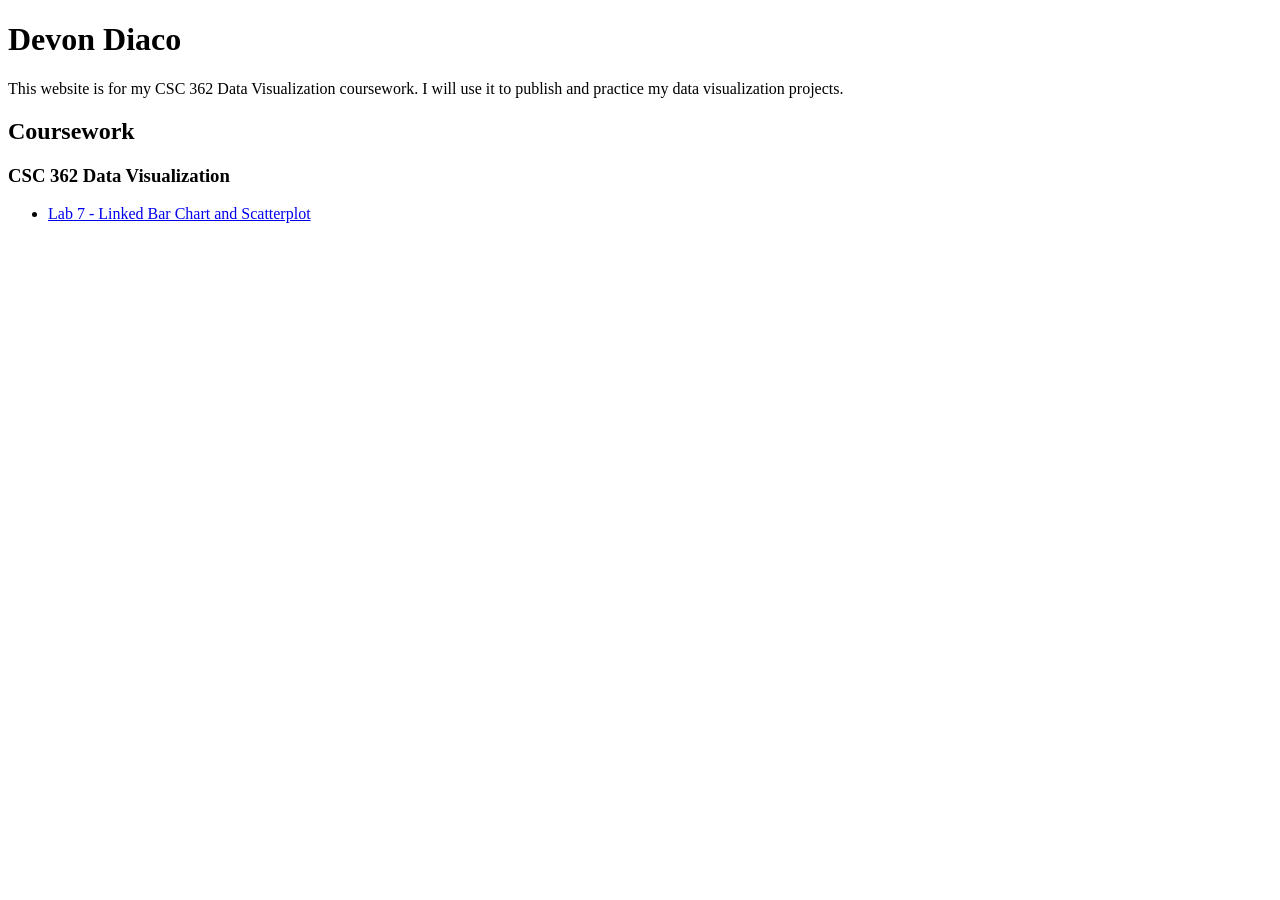
<file: index.html>
<!DOCTYPE html>
<html>
<head>
  <title>Devon Diaco</title>
</head>

<body>
  <h1>Devon Diaco</h1>

  <p>
    This website is for my CSC 362 Data Visualization coursework. I will use it to publish and practice my data visualization projects.
  </p>

  <h2>Coursework</h2>

  <h3>CSC 362 Data Visualization</h3>

  <ul>
    <li>
      <a href="trails-skeleton/index.html">Lab 7 - Linked Bar Chart and Scatterplot</a>
    </li>
  </ul>
</body>
</html>
</file>
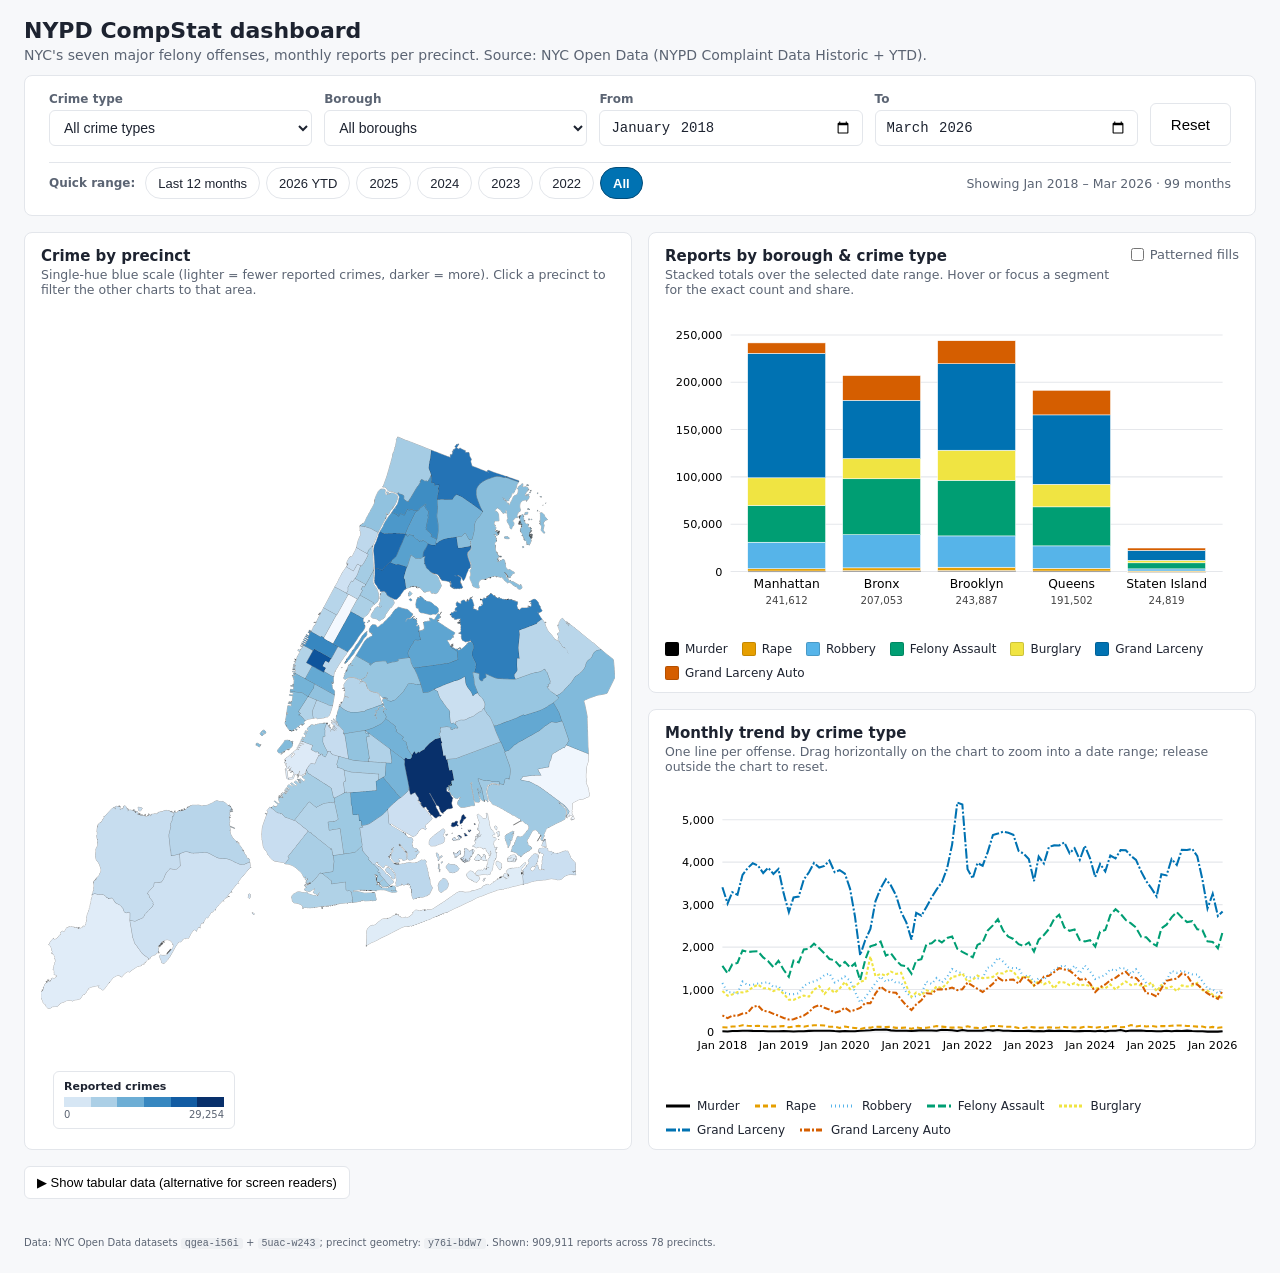
<file: dataviz-final/index.html>
<!doctype html>
<html lang="en">
  <head>
    <meta charset="UTF-8" />
    <meta name="viewport" content="width=device-width, initial-scale=1.0" />
    <title>NYPD CompStat Dashboard</title>
    <script type="module" crossorigin src="/dataviz-final/assets/index-FQtiZsf5.js"></script>
    <link rel="stylesheet" crossorigin href="/dataviz-final/assets/index-DiLMrYb9.css">
  </head>
  <body>
    <div id="root"></div>
  </body>
</html>
</file>
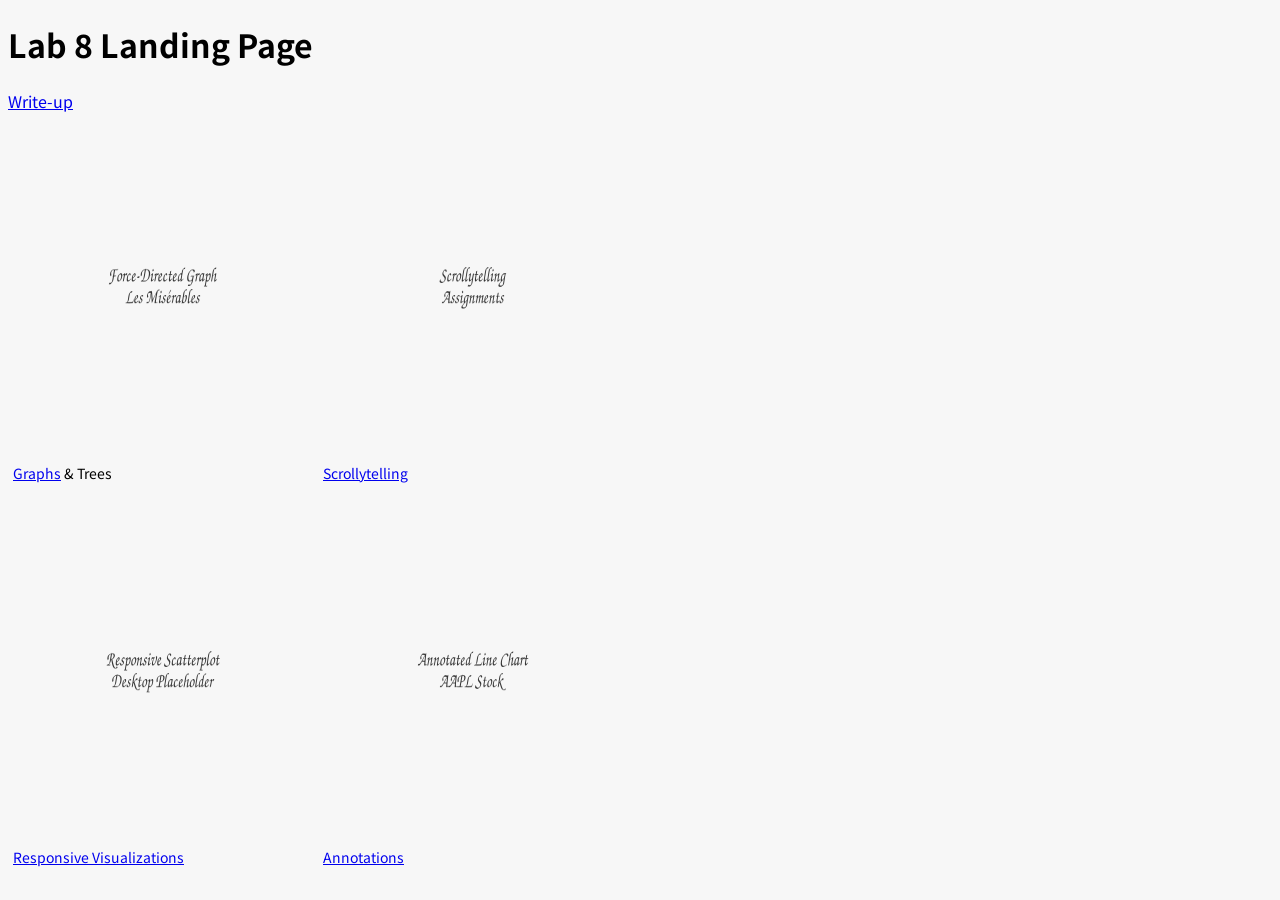
<file: lab-8-advanced-topics-devondiaco/index.html>
<!DOCTYPE html>
<html lang="en">
<head>
    <meta charset="UTF-8">
    <meta name="viewport" content="width=device-width, initial-scale=1.0">
    <title>Lab 8</title>
    <link rel="stylesheet" href="css/style.css">
    <link href="https://fonts.googleapis.com/css2?family=Noto+Sans+JP:wght@400;500;700&display=swap" rel="stylesheet">
</head>
<body>
    <h1>Lab 8 Landing Page</h1>
    <p><a href="write-up.txt">Write-up</a></p>

    <table class="tg">
        <thead>
          <tr>
            <th class="tg-0pky"><a href="graphs/index.html"><img src="images/graphs.png" alt="a force-directed graph showing Les Misérables character connections" width="300" height="300"></a></th>
            <th class="tg-0pky"><a href="scrollytelling/index.html"><img src="images/scrollytelling.png" alt="a scrollytelling visualization about CSC 362 assignments" width="300" height="300"></a></th>
          </tr>
        </thead>
        <tbody>
          <tr>
            <td class="tg-0pky"><a href="graphs/index.html">Graphs</a> &amp; Trees</td>
            <td class="tg-0pky"><a href="scrollytelling/index.html">Scrollytelling</a></td>
          </tr>
          <tr>
            <td class="tg-0lax"></td>
            <td class="tg-0lax"></td>
          </tr>
          <tr>
            <td class="tg-0pky"><a href="responsive/index.html"><img src="images/responsive.png" alt="a responsive scatterplot visualization" width="300" height="300"></a></td>
            <td class="tg-0pky"><a href="annotations/index.html"><img src="images/annotations.png" alt="a line graph showing example annotations" width="300" height="300"></a></td>
          </tr>
          <tr>
            <td class="tg-0pky"><a href="responsive/index.html">Responsive Visualizations</a></td>
            <td class="tg-0pky"><a href="annotations/index.html">Annotations</a></td>
          </tr>
        </tbody>
    </table>
</body>
</html>
</file>
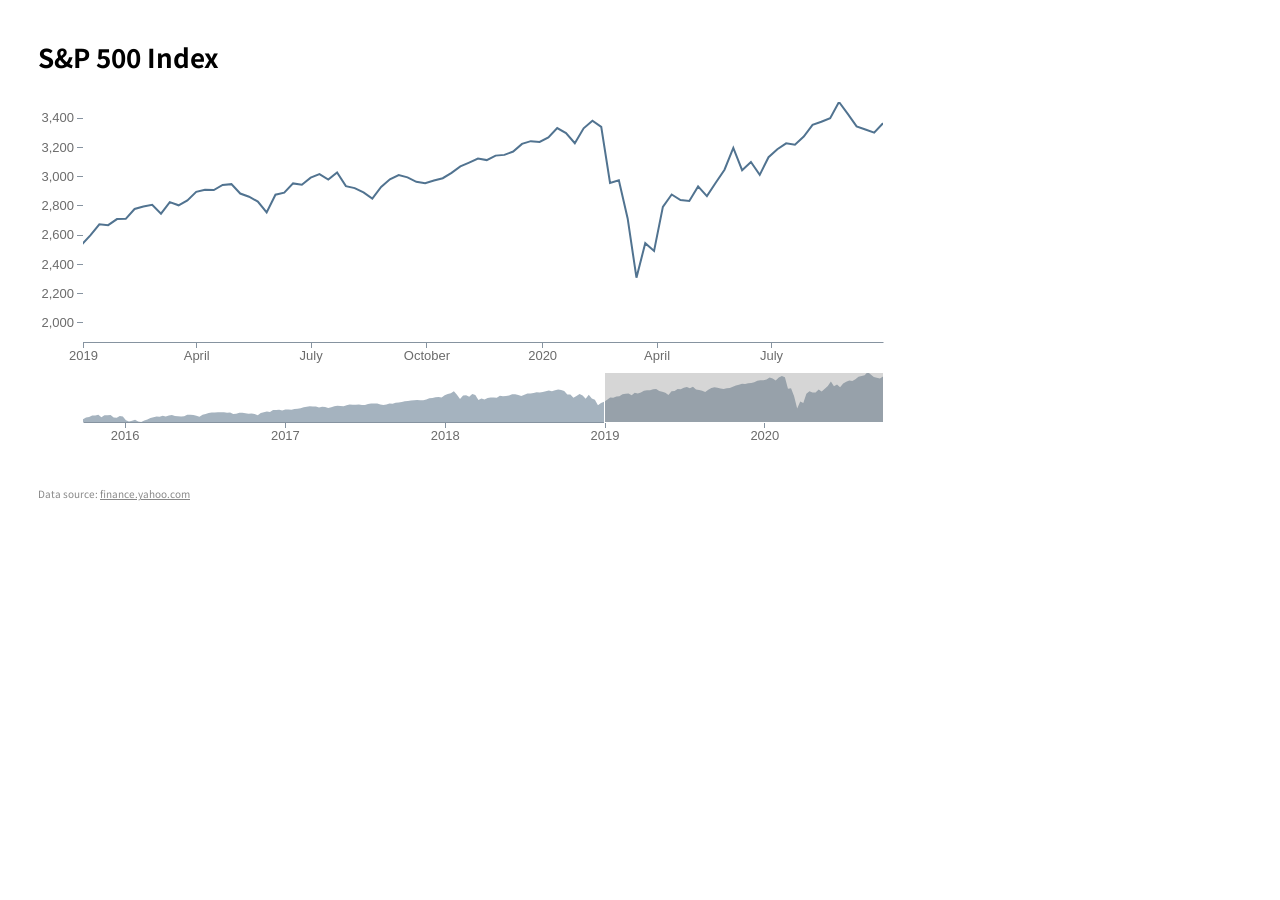
<file: lab-7-multiple-views-devondiaco-1-main/stock-skeleton/index.html>
<!DOCTYPE html>
<html>
<head>
    <title>D3 Brushing & Linking</title>
    <link rel="stylesheet" href="css/style.css">
    <link href="https://fonts.googleapis.com/css2?family=Noto+Sans+JP:wght@500;700&display=swap" rel="stylesheet">
</head>
<body> 
    <h1>S&P 500 Index</h1>

    <svg id="chart"></svg>

    <div class="source">
        Data source: <a href="https://finance.yahoo.com">finance.yahoo.com</a>
    </div>
    
    <script src="js/d3.v6.min.js"></script>
    <script src="js/focusContextVis.js"></script>
    <script src="js/main.js"></script>
</body>
</html>
</file>
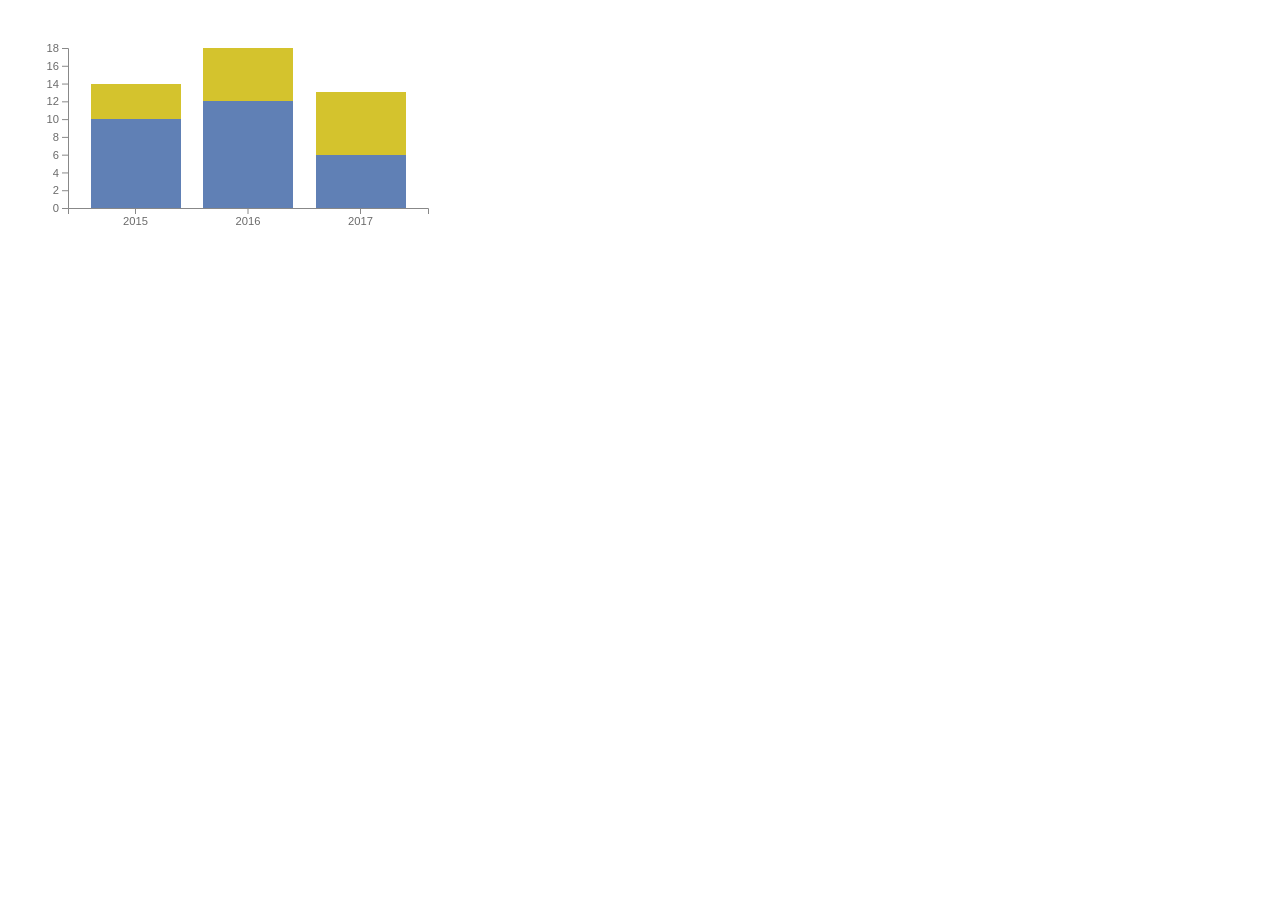
<file: lab-7-multiple-views-devondiaco-1-main/stream-stacks/index.html>
<!DOCTYPE html>
<html>
<head>
    <title>D3 Stacked Bar Chart</title>
    <meta charset="utf-8">
    <link rel="icon" href="data:;base64,iVBORwOKGO=" />
    <link rel="stylesheet" href="css/style.css">
    <link href="https://fonts.googleapis.com/css2?family=Noto+Sans+JP:wght@400;700&display=swap" rel="stylesheet">
</head>
<body>
    
    <svg id="chart"></svg>
    
    <script src="js/d3.v6.min.js"></script>
    <script src="js/stackedBarChart.js"></script>
    <script src="js/main.js"></script>
</body>
</html>
</file>
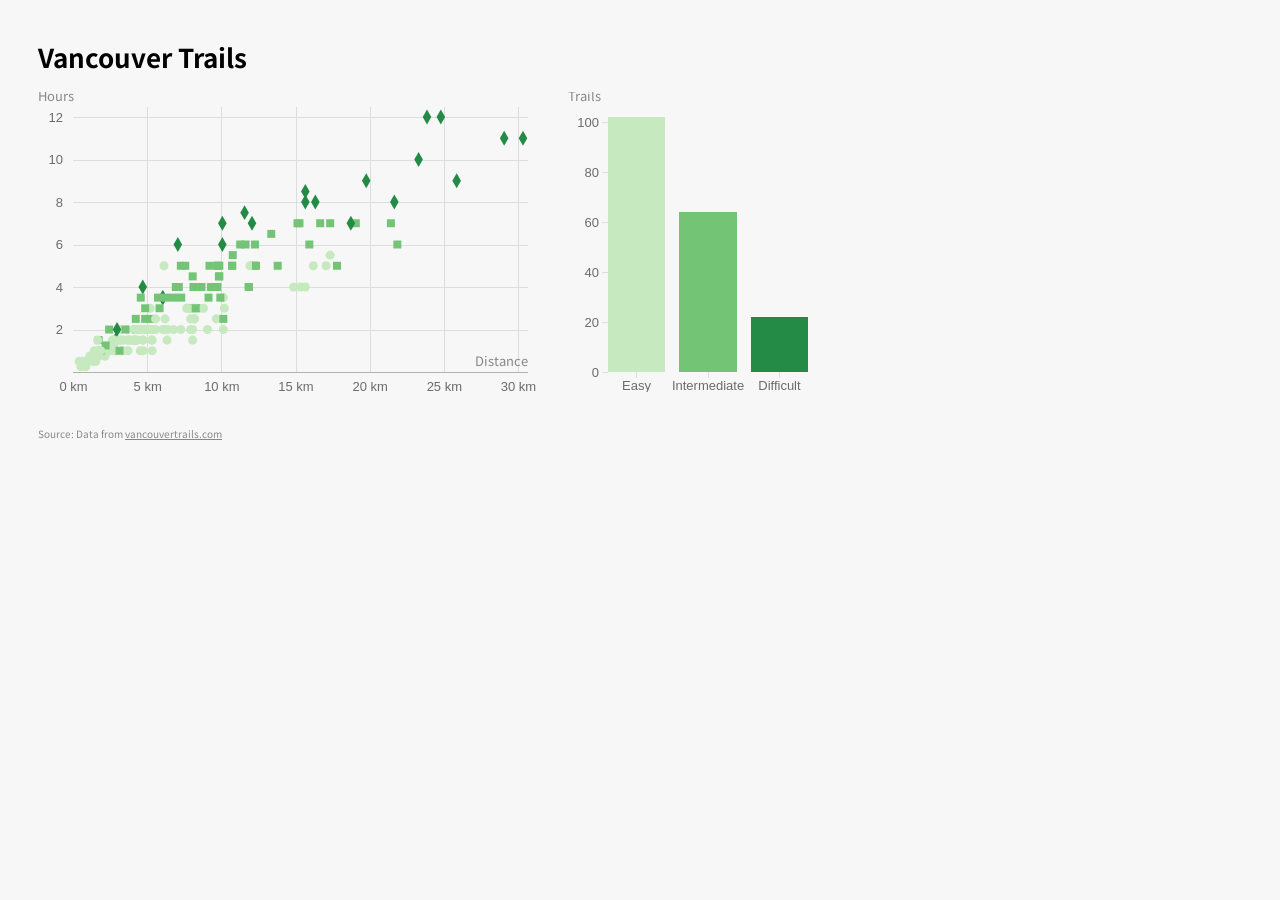
<file: lab-7-multiple-views-devondiaco-1-main/trails-skeleton/index.html>
<!DOCTYPE html>
<html>
<head>
    <title>D3 Linked Charts - Basic</title>
    <link rel="stylesheet" href="css/style.css">
    <link href="https://fonts.googleapis.com/css2?family=Noto+Sans+JP:wght@500;700&display=swap" rel="stylesheet">
</head>
<body> 
    <h1>Vancouver Trails</h1>
    <!-- The wrapper div, called "container", has the display "flex" in the CSS
    to help position both divs close to each other on the page.-->
    <div class="container">

        <!-- We have two divs, one for each SVG.The class for the scatterplot div
        helps with left/right positioning-->
        <div class="margin-right"><svg id="scatterplot"></svg></div>
        <div><svg id="barchart"></svg></div>

    </div>

    <div class="source">
        Source: Data from <a href="https://vancouvertrails.com/trails/">vancouvertrails.com</a>
    </div>

    <!-- Similar tooltip code that we have used previously -->
    <div id="tooltip"></div>
    
    <!-- Order matters: we first import D3, then we use it in 
    scatterplot and barchart. We use our Scatterplot and Barchart
    objects in our main.js, so it should be last. -->
    <script src="js/d3.v6.min.js"></script>
    <script src="js/scatterplot.js"></script>
    <script src="js/barchart.js"></script>
    <script src="js/main.js"></script>
</body>
</html>
</file>
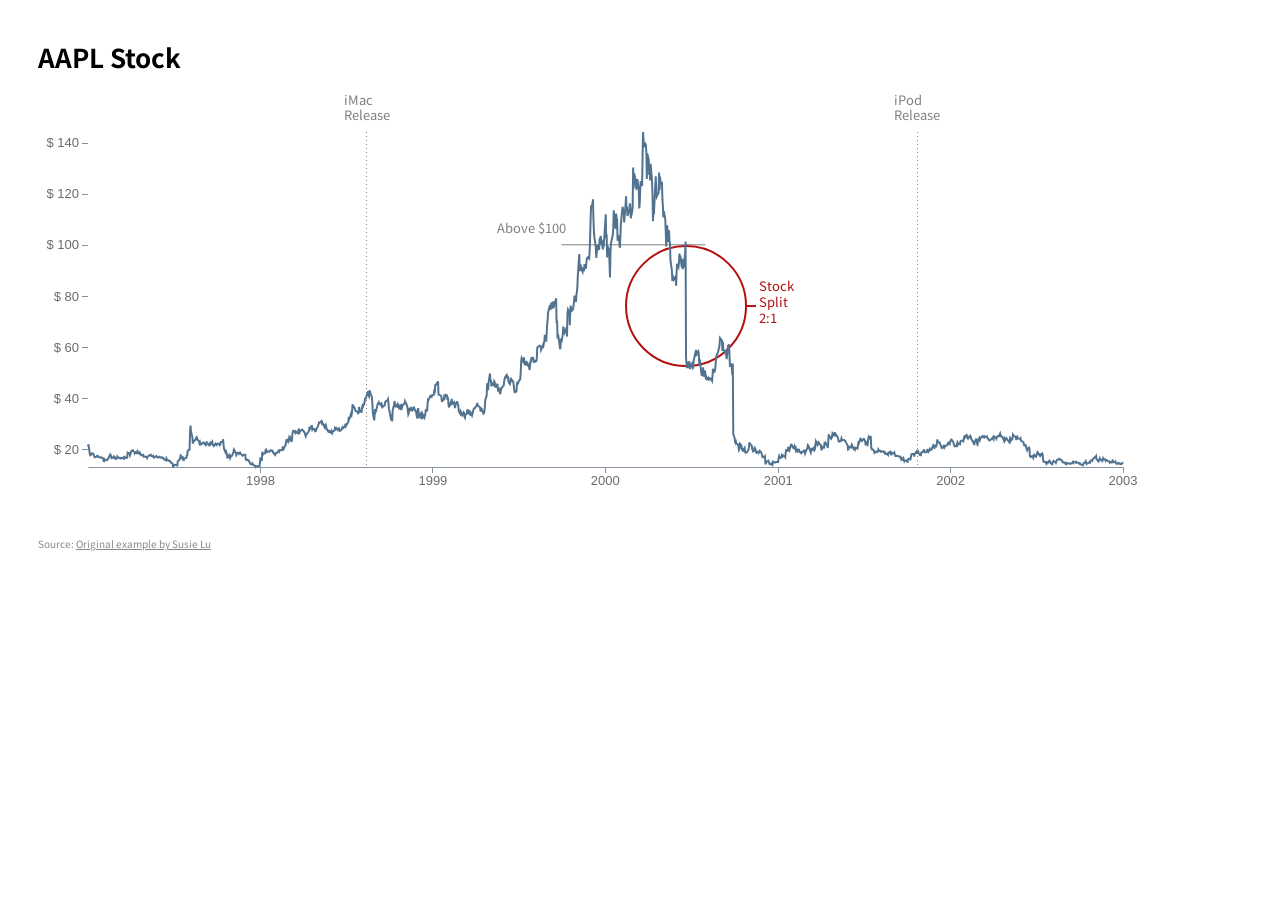
<file: lab-8-advanced-topics-devondiaco/annotations/index.html>
<!DOCTYPE html>
<html>
<head>
    <title>D3 Annotated Line Chart</title>
    <link rel="icon" href="data:;base64,iVBORwOKGO=" />
    <link rel="stylesheet" href="css/style.css">
    <link href="https://fonts.googleapis.com/css2?family=Noto+Sans+JP:wght@500;700&display=swap" rel="stylesheet">
</head>
<body> 
    <h1>AAPL Stock</h1>

    <svg id="chart"></svg>

    <div class="source">
        Source: <a href="https://bl.ocks.org/susielu/23dc3082669ee026c552b85081d90976">Original example by Susie Lu</a>
    </div>
    
    <script src="../js/d3.v6.min.js"></script>
    <script src="js/d3-annotation.min.js"></script>
    <script src="js/linechart.js"></script>
    <script src="js/main.js"></script>
</body>
</html>
</file>
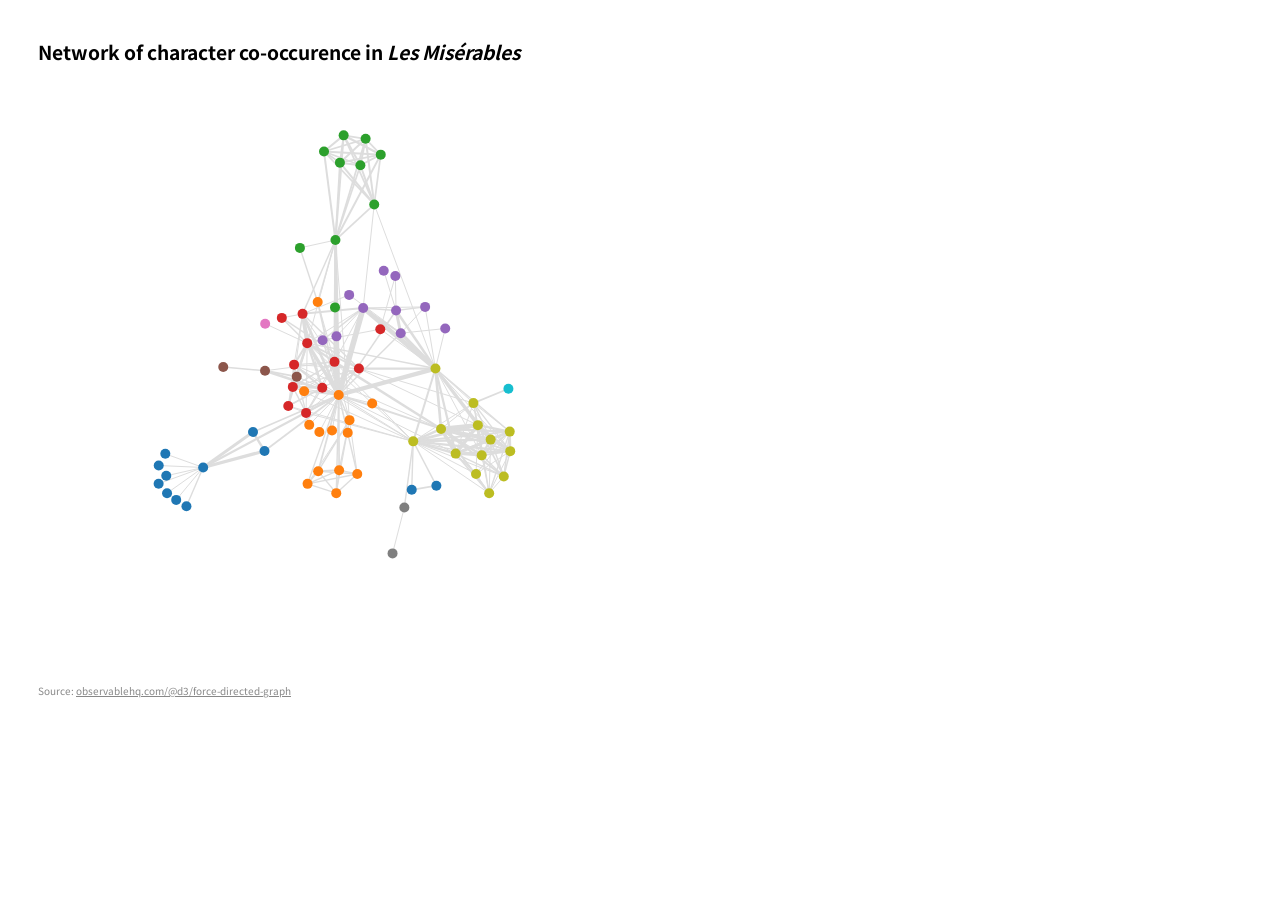
<file: lab-8-advanced-topics-devondiaco/graphs/index.html>
<!DOCTYPE html>
<html lang="en">
<head>
    <meta charset="UTF-8">
    <meta name="viewport" content="width=device-width, initial-scale=1.0">
    <title>Graphs and Trees</title>
    <link rel="stylesheet" href="css/style.css">
    <meta charset="UTF-8">
    <link href="https://fonts.googleapis.com/css2?family=Noto+Sans+JP:wght@500;700&display=swap" rel="stylesheet">

</head>
<body>
    <h1>Network of character co-occurence in <i>Les Misérables</i></h1>

    <div id="force-directed-graph"></div>
    <div id="name"></div>
    <div class="source">
        Source: <a href="https://observablehq.com/@d3/force-directed-graph">observablehq.com/@d3/force-directed-graph</a>
    </div>

    <script src="../js/d3.v6.min.js"></script>
    <script src="js/forceDirectedGraph.js"></script>
    <script src="js/main.js"></script>
</body>
</html>
</file>
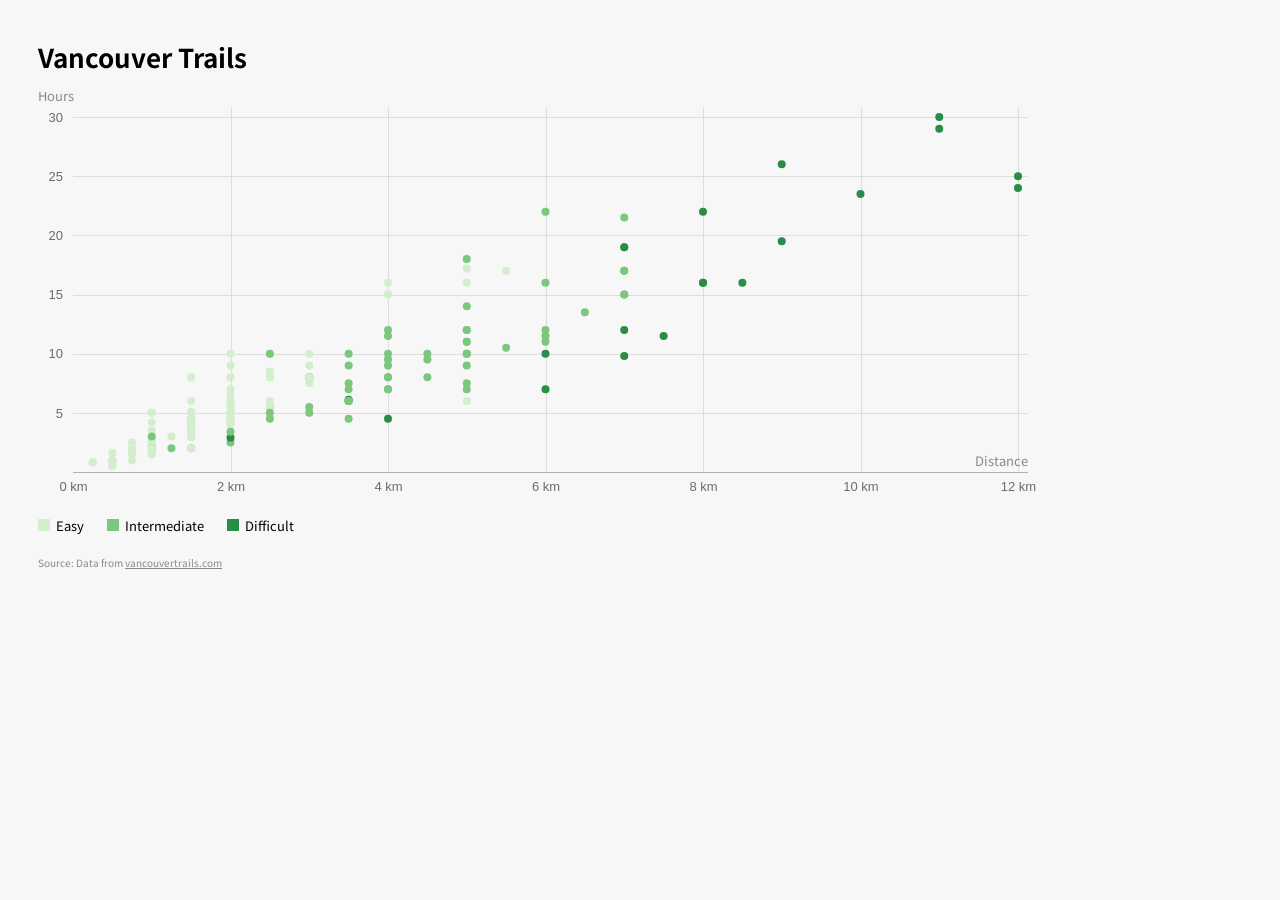
<file: lab-8-advanced-topics-devondiaco/responsive/index.html>
<!DOCTYPE html>
<html>
<head>
    <title>D3 Responsive Scatter Plot</title>
    <link rel="icon" href="data:;base64,iVBORwOKGO=" />
    <link rel="stylesheet" href="css/style.css">
    <link href="https://fonts.googleapis.com/css2?family=Noto+Sans+JP:wght@500;700&display=swap" rel="stylesheet">
</head>
<body> 
    <h1>Vancouver Trails</h1>
    
    <div id="scatterplot"></div>

    <ul class="legend">
        <li class="legend-btn" data-difficulty="Easy"><span class="legend-symbol"></span> Easy</li>
        <li class="legend-btn" data-difficulty="Intermediate"><span class="legend-symbol"></span> Intermediate</li>
        <li class="legend-btn" data-difficulty="Difficult"><span class="legend-symbol"></span> Difficult</li>
    </ul>

    <div class="source">
        Source: Data from <a href="https://vancouvertrails.com/trails/">vancouvertrails.com</a>
    </div>

    <div id="tooltip"></div>
    
    <script src="../js/d3.v6.min.js"></script>
    <script src="js/scatterplot.js"></script>
    <script src="js/main.js"></script>
</body>
</html>
</file>
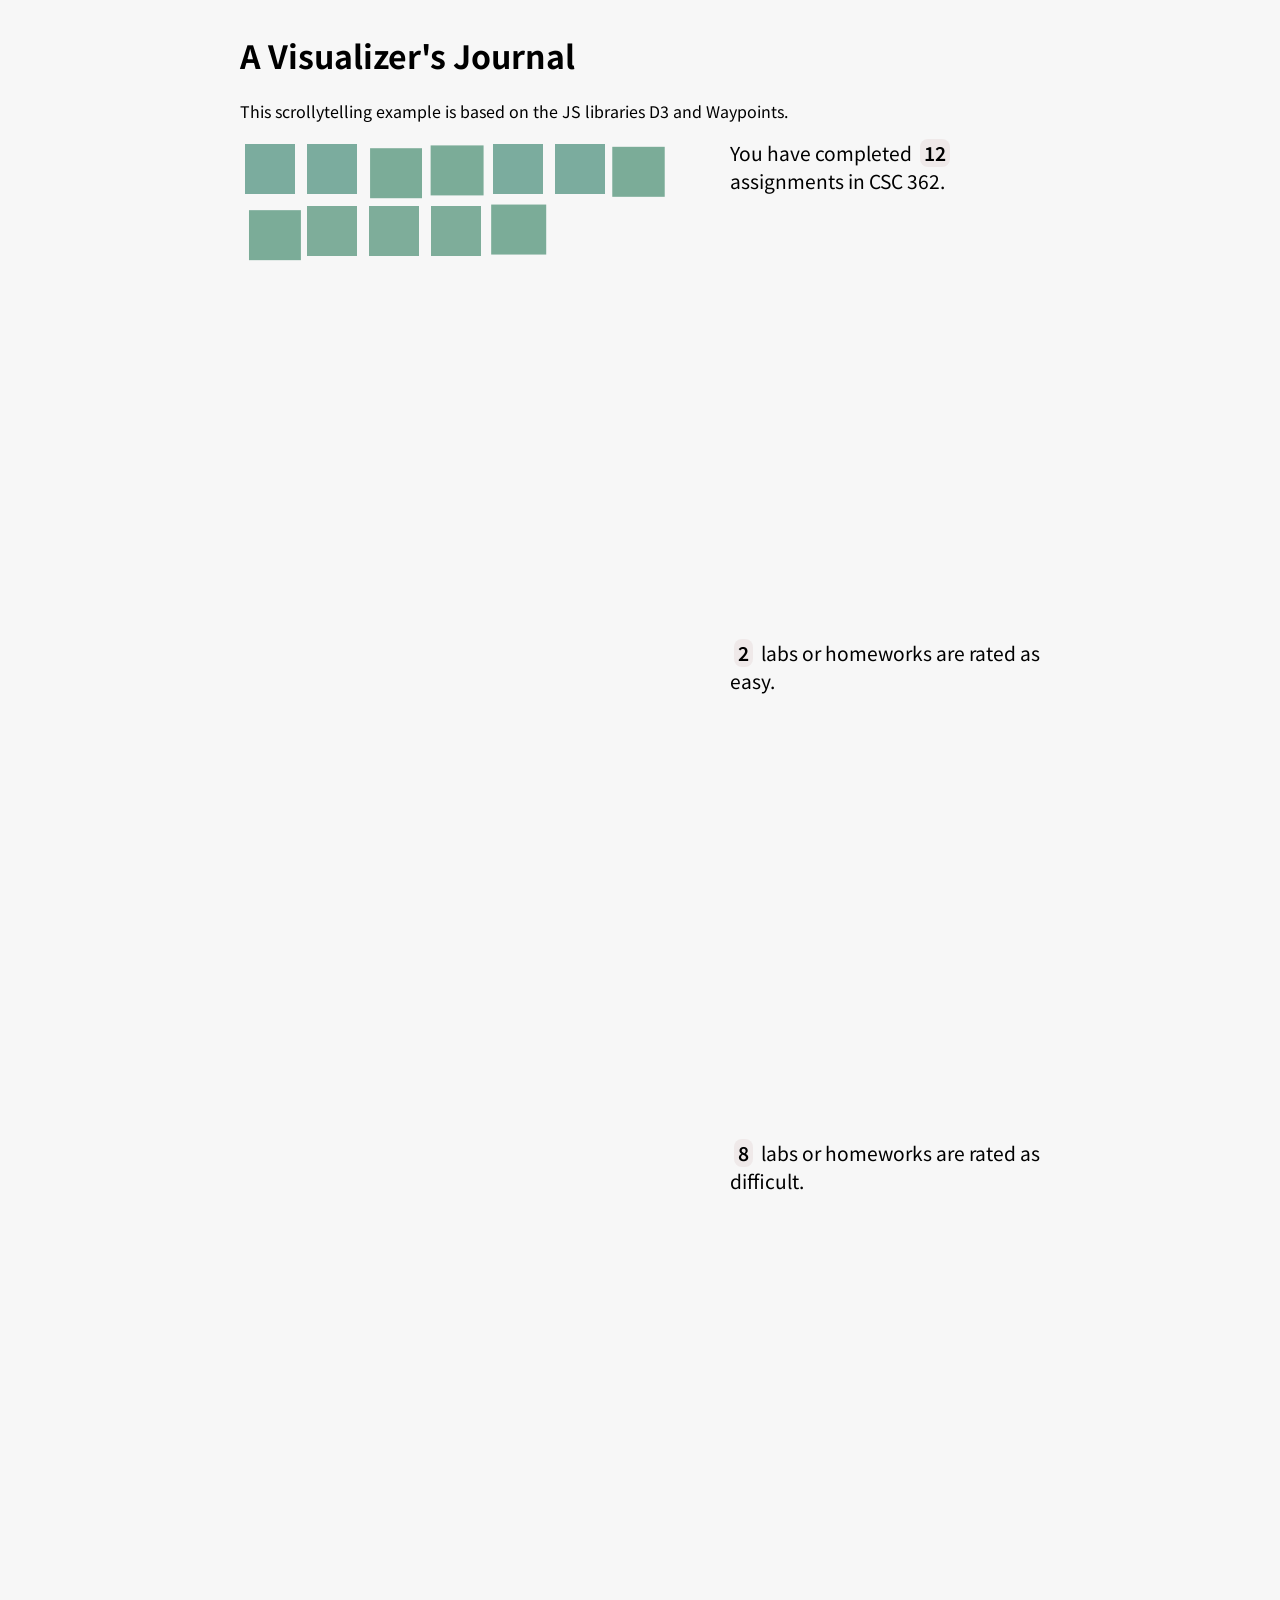
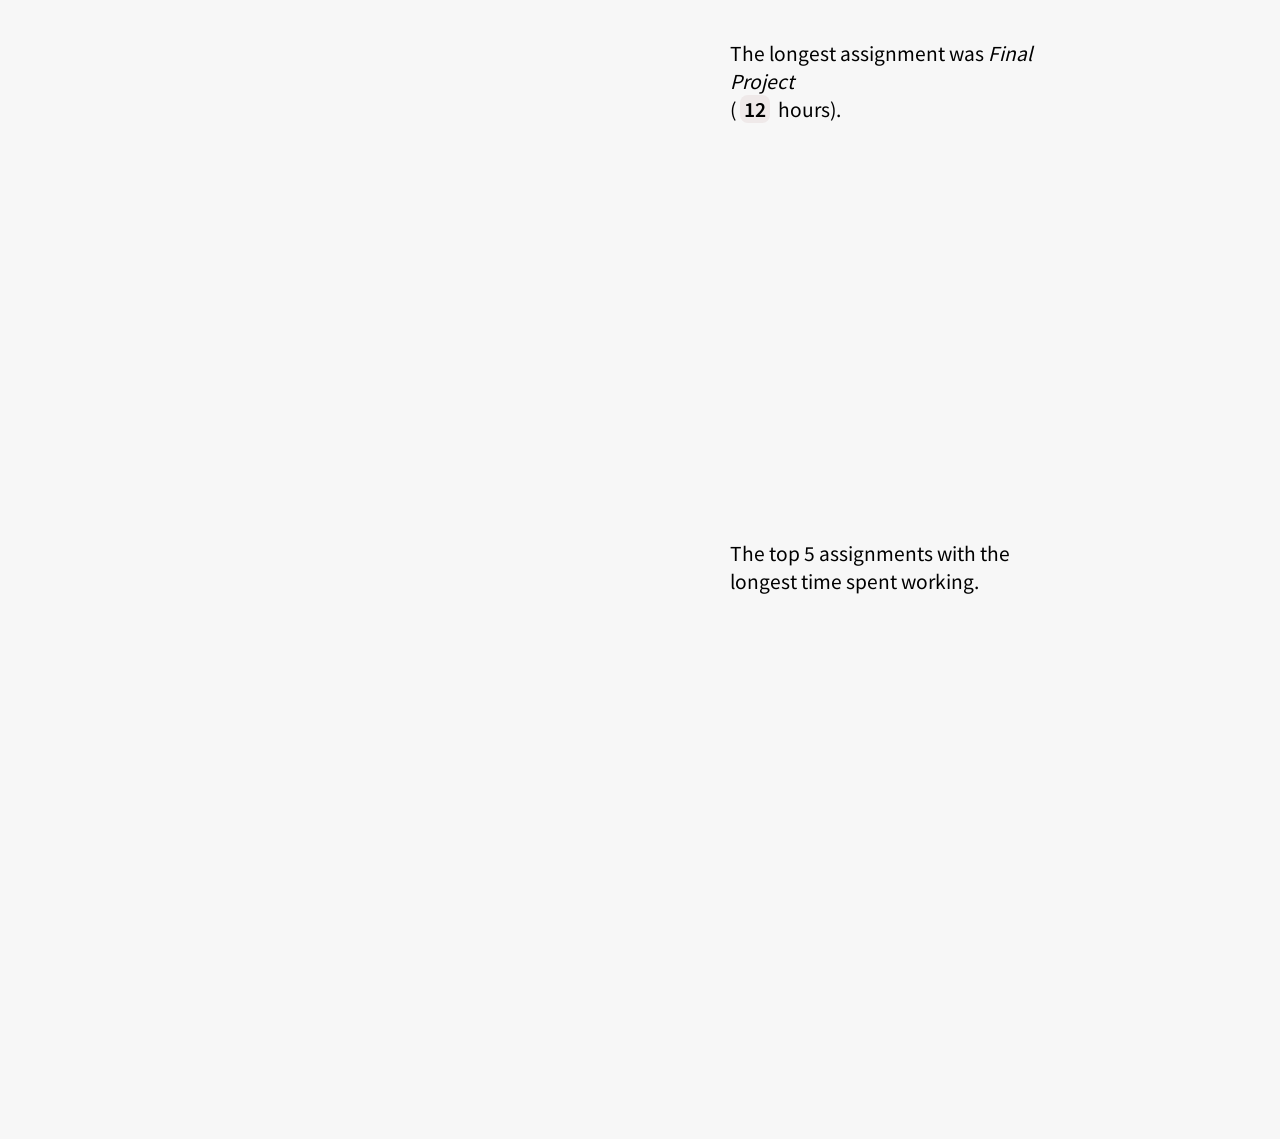
<file: lab-8-advanced-topics-devondiaco/scrollytelling/index.html>
<!DOCTYPE html>
<html>
<head>
    <title>Scrollytelling using D3 and Waypoints</title>
    <link rel="icon" href="data:;base64,iVBORwOKGO=" />
    <link rel="stylesheet" href="css/style.css">
    <link href="https://fonts.googleapis.com/css2?family=Noto+Sans+JP:wght@400;500;700&display=swap" rel="stylesheet">
</head>
<body> 
    <div class="page">
        <h1>A Visualizer's Journal</h1>

        <p>This scrollytelling example is based on the JS libraries D3 and Waypoints.</p>

        <div class="container">
            <div id="vis"></div>
            <div id="prose">
                <div class="step" id="step0">You have completed <span class="count" id="assignments-count"></span> assignments in CSC 362.</div>
                <div class="step" id="step1"><span class="count" id="easy-assignments-count"></span> labs or homeworks are rated as easy.</div>
                <div class="step" id="step2"><span class="count" id="difficult-assignments-count"></span> labs or homeworks are rated as difficult.</div>
                <div class="step" id="step3">The longest assignment was <i><span id="max-time-assignment"></span></i><br>(<span class="count" id="max-time"></span> hours).</div>
                <div class="step" id="step4">The top 5 assignments with the longest time spent working.</div>
            </div>
        </div>
    </div>


    <script src="../js/d3.v6.min.js"></script>
    <script src="js/noframework.waypoints.min.js"></script>
    <script src="js/scrollerVis.js"></script>
    <script src="js/main.js"></script>
</body>
</html>
</file>
<file: dataviz-final/assets/index-DiLMrYb9.css>
:root{--bg: #f7f8fa;--card: #ffffff;--border: #e3e6eb;--text: #1d2330;--muted: #5b6473;--accent: #0072b2;--accent-strong: #024c79;--focus: #ff8800}*{box-sizing:border-box}html,body,#root{height:100%}body{margin:0;font-family:-apple-system,BlinkMacSystemFont,Segoe UI,Inter,Roboto,system-ui,sans-serif;font-size:14px;color:var(--text);background:var(--bg)}.skip-link{position:absolute;left:-9999px;top:0;background:#000;color:#fff;padding:8px 12px;z-index:1000}.skip-link:focus{left:8px;top:8px}:focus-visible{outline:3px solid var(--focus);outline-offset:2px}:focus:not(:focus-visible){outline:none}.visually-hidden{position:absolute;width:1px;height:1px;padding:0;margin:-1px;overflow:hidden;clip:rect(0,0,0,0);white-space:nowrap;border:0}.app-header{padding:18px 24px 0}.app-header h1{margin:0 0 4px;font-size:22px}.app-header p{margin:0 0 8px;color:var(--muted)}.filter-bar{display:grid;grid-template-columns:repeat(4,minmax(140px,1fr)) auto;gap:12px;align-items:end;padding:16px 24px;background:var(--card);margin:12px 24px 0;border:1px solid var(--border);border-radius:8px}.presets-row{grid-column:1 / -1;display:flex;flex-wrap:wrap;align-items:center;gap:6px;padding-top:4px;border-top:1px solid var(--border);margin-top:4px}.presets-label{font-weight:600;font-size:12px;color:var(--muted);margin-right:4px}.preset{font-size:13px;padding:6px 12px;border-radius:999px;border:1px solid var(--border);background:#fff;color:var(--text);cursor:pointer;min-height:32px}.preset:hover{background:#eef3f8;border-color:var(--accent)}.preset-active{background:var(--accent);border-color:var(--accent-strong);color:#fff;font-weight:600}.range-summary{margin-left:auto;font-size:12.5px;color:var(--muted)}.field{display:flex;flex-direction:column;font-size:12px;color:var(--muted)}.field span{margin-bottom:4px;font-weight:600}.field select,.field input{font-size:14px;padding:8px 10px;border:1px solid var(--border);border-radius:6px;background:#fff;color:var(--text);min-height:36px}.filter-actions{display:flex;gap:8px}.filter-actions button{padding:12px 20px;border-radius:6px;border:1px solid var(--border);background:#fff;cursor:pointer;font-size:15px;min-height:42px}.filter-actions .primary{background:var(--accent);color:#fff;border-color:var(--accent-strong);font-weight:600}.filter-actions .primary:hover{background:var(--accent-strong)}.filter-actions button:not(.primary):hover{background:#f0f3f7}.dash-grid{display:grid;grid-template-columns:1fr 1fr;gap:16px;padding:16px 24px}.right-stack{display:flex;flex-direction:column;gap:16px}@media(max-width:1100px){.dash-grid{grid-template-columns:1fr}}.card{background:var(--card);border:1px solid var(--border);border-radius:8px;padding:14px 16px 8px}.card-header h2{margin:0 0 2px;font-size:15px}.card-sub{margin:0 0 8px;color:var(--muted);font-size:12.5px}.map-card{display:flex;flex-direction:column}.map-wrap{position:relative;flex:1;min-height:480px}.map-wrap svg{width:100%;height:100%;display:block}.map-legend{position:absolute;left:12px;bottom:12px;background:#ffffffeb;border:1px solid var(--border);border-radius:6px;padding:8px 10px;font-size:11px}.legend-label{display:block;font-weight:600;margin-bottom:4px}.legend-bar{display:flex;height:10px;width:160px}.legend-bar span{flex:1;height:100%}.legend-ticks{display:flex;justify-content:space-between;font-size:10px;color:var(--muted);margin-top:2px}.clear-selection{position:absolute;top:12px;right:12px;background:#fff;border:1px solid var(--border);padding:8px 14px;border-radius:6px;font-size:13px;font-weight:600;cursor:pointer;min-height:36px;box-shadow:0 1px 2px #00000014}.clear-selection:hover{background:#f0f3f7}.map-wrap svg .precinct{transition:stroke-width 80ms linear}.map-wrap svg .precinct:hover:not(.precinct-selected),.map-wrap svg .precinct:focus:not(.precinct-selected){stroke:#111;stroke-width:1.5}.line-header{display:flex;justify-content:space-between;align-items:flex-start;gap:12px}.reset-zoom{background:#fff;border:1px solid var(--border);padding:8px 14px;border-radius:6px;font-size:13px;font-weight:600;cursor:pointer;min-height:36px;flex-shrink:0}.reset-zoom:hover{background:#f0f3f7;border-color:var(--accent)}.legend-line-svg,.legend-swatch-svg{display:inline-block;vertical-align:middle}.legend-swatch-svg{border-radius:2px;border:1px solid rgba(0,0,0,.15)}.bar-header{display:flex;justify-content:space-between;align-items:flex-start;gap:12px}.pattern-toggle{display:inline-flex;align-items:center;gap:6px;font-size:13px;color:var(--muted);cursor:pointer;flex-shrink:0}.pattern-toggle input{margin:0}.legend{list-style:none;display:flex;flex-wrap:wrap;gap:10px 14px;margin:6px 0 4px;padding:0;font-size:12px}.legend li{display:inline-flex;align-items:center;gap:6px;color:var(--text)}.legend-swatch{width:14px;height:14px;display:inline-block;border-radius:2px;border:1px solid rgba(0,0,0,.15)}.legend-line{width:22px;height:3px;display:inline-block}.brush .selection{fill:#0072b22e;stroke:var(--accent);stroke-width:1}.brush .handle{fill:var(--accent)}.data-table-section{margin:0 24px 24px}.data-table-toggle{background:#fff;border:1px solid var(--border);padding:8px 12px;border-radius:6px;cursor:pointer;font-size:13px}.tablist{display:flex;gap:4px;margin:12px 0 8px}.tab{background:#f0f2f5;border:1px solid var(--border);padding:6px 12px;border-radius:6px 6px 0 0;cursor:pointer;font-size:13px}.tab.active{background:#fff;border-bottom-color:#fff;font-weight:600}.data-table{width:100%;border-collapse:collapse;font-size:12px;background:#fff}.data-table caption{text-align:left;font-weight:600;margin-bottom:6px}.data-table th,.data-table td{border:1px solid var(--border);padding:6px 8px;text-align:right}.data-table thead th{background:#f3f5f8}.data-table tbody th{text-align:left;background:#fafbfc}.app-footer{padding:12px 24px 24px;color:var(--muted);font-size:12px}.app-footer code{background:#eef0f3;padding:0 4px;border-radius:3px}.loading,.error{padding:80px 24px;text-align:center;color:var(--muted)}
</file>
<file: lab-8-advanced-topics-devondiaco/css/style.css>
body {
    font-family: 'Noto Sans JP', sans-serif;
    font-size: 16px;
    font-weight: 400;
    background: #f7f7f7;
  }

/* Table styling */
.tg  {
    border-collapse:collapse;
    border-spacing:0;
}

.tg td {
    font-size:14px;
    overflow:hidden;
    padding:10px 5px;
    word-break:normal;
}
.tg th{ 
    font-size:14px;
    font-weight:normal;
    overflow:hidden;
    padding:10px 5px;
    word-break:normal;
}
.tg .tg-0pky{
    border-color:inherit;
    text-align:left;
    vertical-align:top;
}
.tg .tg-sxqf{
    border-color:inherit;
    font-family:inherit;
    text-align:left;
    vertical-align:top;
}
.tg .tg-0lax{
    text-align:left;
    vertical-align:top;
}
</file>
<file: lab-7-multiple-views-devondiaco-1-main/stock-skeleton/css/style.css>
body {
    font-family: 'Noto Sans JP', sans-serif;
    font-size: 13px;
    padding: 30px;
  }
  
  h1 {
    margin-top: 0;
  }
  
  #start-year-input {
    width: 60px;
  }
  
  .source {
    margin-top: 40px;
    font-size: 10px;
    color: #888;
  }
  .source a {
    color: #888;
  }
  
  /* Tooltip */
  .tooltip circle {
    fill: none;
    stroke: #78bd39;
  }
  .tooltip text {
    fill: #78bd39;
  }
  
  
  /* Axes */
  .axis line {
    fill: none;
    stroke: #8693a0;
    shape-rendering: crispEdges;
  }
  .axis text {
    font-size: 13px;
    fill: #6b6b6b;
  }
  .axis-title {
    font-size: 13px;
    fill: #888;
  }
  .x-axis .domain {
    stroke: #8693a0;
  }
  .y-axis .domain {
    display: none;
  }
  
  .chart-area {
    fill: #a5b3bf;
  }
  .chart-line {
    fill: none;
    stroke: #517390;
    stroke-width: 2px;
    clip-path: url(#clip);
  }
</file>
<file: lab-7-multiple-views-devondiaco-1-main/stream-stacks/css/style.css>
body {
    font-family: 'Noto Sans JP', sans-serif;
    font-size: 13px;
    padding: 30px;
  }
  
  .axis text {
    font-size: .7rem;
    fill: #6b6b6b;
  }
  
  .domain, .axis .tick line {
    stroke: #888;
  }
  
  
  rect {
    shape-rendering: crispEdges;
  }
  
  .cat-milk rect {
    fill: #6080b5;
  }
  .cat-water rect {
    fill: #d4c32d;
  }
  
  
  /* Axes 
  .axis line {
    fill: none;
    stroke: #cac8c8;
    shape-rendering: crispEdges;
    stroke-dasharray: 3 2;
    stroke-width: 0.5;
  }
  .axis text {
    font-size: .7rem;
    fill: #6b6b6b;
  }
  .axis-label {
    font-size: .75rem;
    fill: #333;
  }
  .y-axis .domain, .x-axis .domain {
    display: none;
  }
  .y-axis .tick:first-child line {
    display: none !important;
  }
  */
</file>
<file: lab-7-multiple-views-devondiaco-1-main/trails-skeleton/css/style.css>
body {
    font-family: 'Noto Sans JP', sans-serif;
    font-size: 13px;
    padding: 30px;
    background: #f7f7f7;
  }
  
  .container {
    display: flex;
  }
  
  .margin-right {
    margin-right: 30px;
  }
  
  h1 {
    margin-top: 0;
  }
  
  .source {
    margin-top: 30px;
    font-size: 10px;
    color: #888;
  }
  .source a {
    color: #888;
  }
  
  /* Marks */
  .point:hover {
    stroke: #333;
  }
  .bar {
    shape-rendering: crispEdges;
  }
  
  
  /* Axes */
  .axis line {
    fill: none;
    stroke: #ddd;
    shape-rendering: crispEdges;
  }
  .axis text {
    font-size: 13px;
    fill: #6b6b6b;
  }
  .axis-title {
    font-size: 13px;
    fill: #888;
  }
  .y-axis .tick:first-child line {
    stroke: #b1b1b1;
  }
  .y-axis .tick:first-child text {
    display: none;
  }
  .x-axis .tick:first-child line {
    display: none;
  }
  .axis path {
    display: none;
  }
  
  /* Tooltip */
  #tooltip {
    position: absolute;
    display: none;
    background: #fff;
    box-shadow: 3px 3px 3px 0px rgb(92 92 92 / 0.5);
    border: 1px solid #ddd;
    font-size: 12px;
    font-weight: 500;
    padding: 8px;
    min-width: 160px;
    color: #333;
  }
  .tooltip-title {
    color: #000;
    font-size: 14px;
    font-weight: 600;
  }
  #tooltip ul {
    margin: 5px 0 0 0;
    padding-left: 20px;
  }
  .bar:hover {
    stroke: #777;
  }
  .bar.active {
    stroke: #333;
  }
</file>
<file: lab-8-advanced-topics-devondiaco/annotations/css/style.css>
body {
    font-family: 'Noto Sans JP', sans-serif;
    font-size: 13px;
    padding: 30px;
  }
  
  h1 {
    margin-top: 0;
  }
  
  
  .source {
    margin-top: 40px;
    font-size: 10px;
    color: #888;
  }
  .source a {
    color: #888;
  }
  
  
  /* Axes */
  .axis line {
    fill: none;
    stroke: #8693a0;
    shape-rendering: crispEdges;
  }
  .axis text {
    font-size: 13px;
    fill: #6b6b6b;
  }
  .axis-title {
    font-size: 13px;
    fill: #888;
  }
  .x-axis .domain {
    stroke: #8693a0;
  }
  .y-axis .domain {
    display: none;
  }
  
  .chart-line {
    fill: none;
    stroke: #517390;
    stroke-width: 2px;
  }
  
  /* Annotations */
  .annotation.anomaly path {
    stroke: #b30f0f;
    stroke-width: 2px;
  }
  .annotation.anomaly text {
    fill: #b30f0f;
  }
  .annotation.dashed .subject {
    shape-rendering: crispEdges;
    stroke-dasharray: 1,3;
  }
</file>
<file: lab-8-advanced-topics-devondiaco/graphs/css/style.css>
body {
    font-family: 'Noto Sans JP', sans-serif;
    font-size: 13px;
    padding: 30px;
  }
  
  h1 {
    margin-top: 0;
    font-size: 1.2rem;
  }
  
  .source {
    font-size: 10px;
    color: #888;
  }
  .source a {
    color: #888;
  }
  
  line {
    stroke: #ddd;
  }
</file>
<file: lab-8-advanced-topics-devondiaco/responsive/css/style.css>
body {
    font-family: 'Noto Sans JP', sans-serif;
    font-size: 13px;
    padding: 30px;
    background: #f7f7f7;
  }
  
  h1 {
    margin-top: 0;
  }
  

  
  .source {
    font-size: 10px;
    color: #888;
  }
  .source a {
    color: #888;
  }
  
  /* Marks */
  .point:hover {
    stroke: #333;
  }
  
  /* Axes */
  .axis line {
    fill: none;
    stroke: #ddd;
    shape-rendering: crispEdges;
  }
  .axis text {
    font-size: 13px;
    fill: #6b6b6b;
  }
  .axis-title {
    font-size: 13px;
    fill: #888;
  }
  .y-axis .tick:first-child line {
    stroke: #b1b1b1;
  }
  .y-axis .tick:first-child text {
    display: none;
  }
  .x-axis .tick:first-child line {
    display: none;
  }
  .axis path {
    display: none;
  }
  
  /* Legend */
  .legend {
    margin: 20px 0;
    list-style: none;
    padding: 0;
  }
  .legend-btn {
    display: inline-block;
    margin: 0 20px 0 0;
    cursor: pointer;
    transition: all ease-in-out 200ms;
  }
  .legend-btn:hover.legend-btn.inactive:hover  {
    opacity: 0.7;
  }
  .legend-btn.inactive {
    opacity: 0.5;
  }
  .legend-symbol {
    width: 12px;
    height: 12px;
    margin-right: 3px;
    display: inline-block;
  }
  .legend-btn[data-difficulty="Easy"] .legend-symbol {
    background: #d3eecd;
  }
  .legend-btn[data-difficulty="Intermediate"] .legend-symbol {
    background: #7bc77e;
  }
  .legend-btn[data-difficulty="Difficult"] .legend-symbol {
    background: #2a8d46;
  }
  
  /* Tooltip */
  #tooltip {
    position: absolute;
    display: none;
    background: #fff;
    box-shadow: 3px 3px 3px 0px rgb(92 92 92 / 0.5);
    border: 1px solid #ddd;
    font-size: 12px;
    font-weight: 500;
    padding: 8px;
    min-width: 160px;
    color: #333;
  }
  .tooltip-title {
    color: #000;
    font-size: 14px;
    font-weight: 600;
  }
  #tooltip ul {
    margin: 5px 0 0 0;
    padding-left: 20px;
  }
  
#scatterplot {
  max-width: 1000px;
}
</file>
<file: lab-8-advanced-topics-devondiaco/scrollytelling/css/style.css>
body {
  font-family: 'Noto Sans JP', sans-serif;
  font-size: 16px;
  font-weight: 400;
  background: #f7f7f7;
}

.page {
  margin: 2rem auto;
  max-width: 50rem;
}

.container {
  position: relative;
  margin-bottom: 100px;
}

#vis {
  position: fixed;
  width: 470px;
}

#prose {
  margin-left: 490px;
}
#prose .step {
  height: 500px;
}

.count {
  padding: 0px 4px;
  background: #efe9e9;
  font-weight: 600;
  border-radius: 8px;
  margin: 0 4px;
}

.step {
  font-size: 1.2rem;
}

.chart-label {
  font-size: .7rem;
}
.chart-label-name {
  font-size: .62rem;
}
</file>
